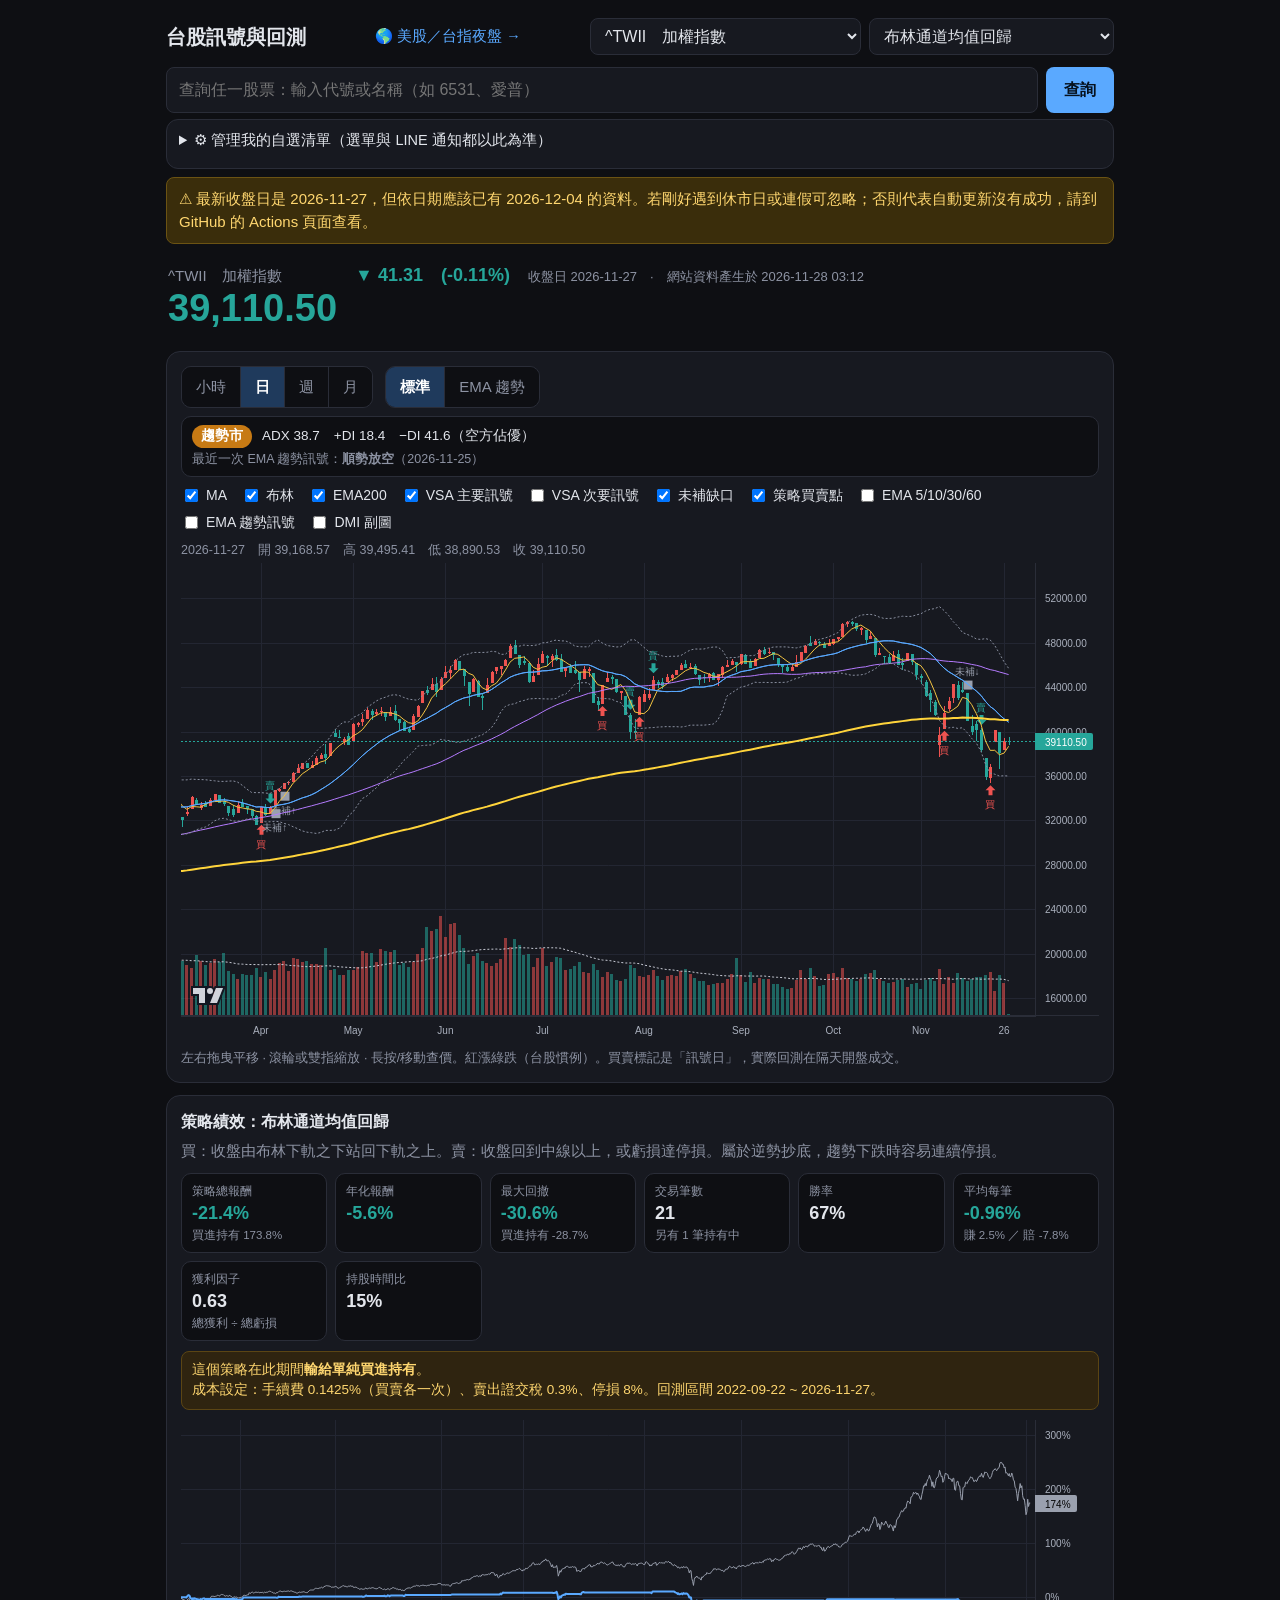
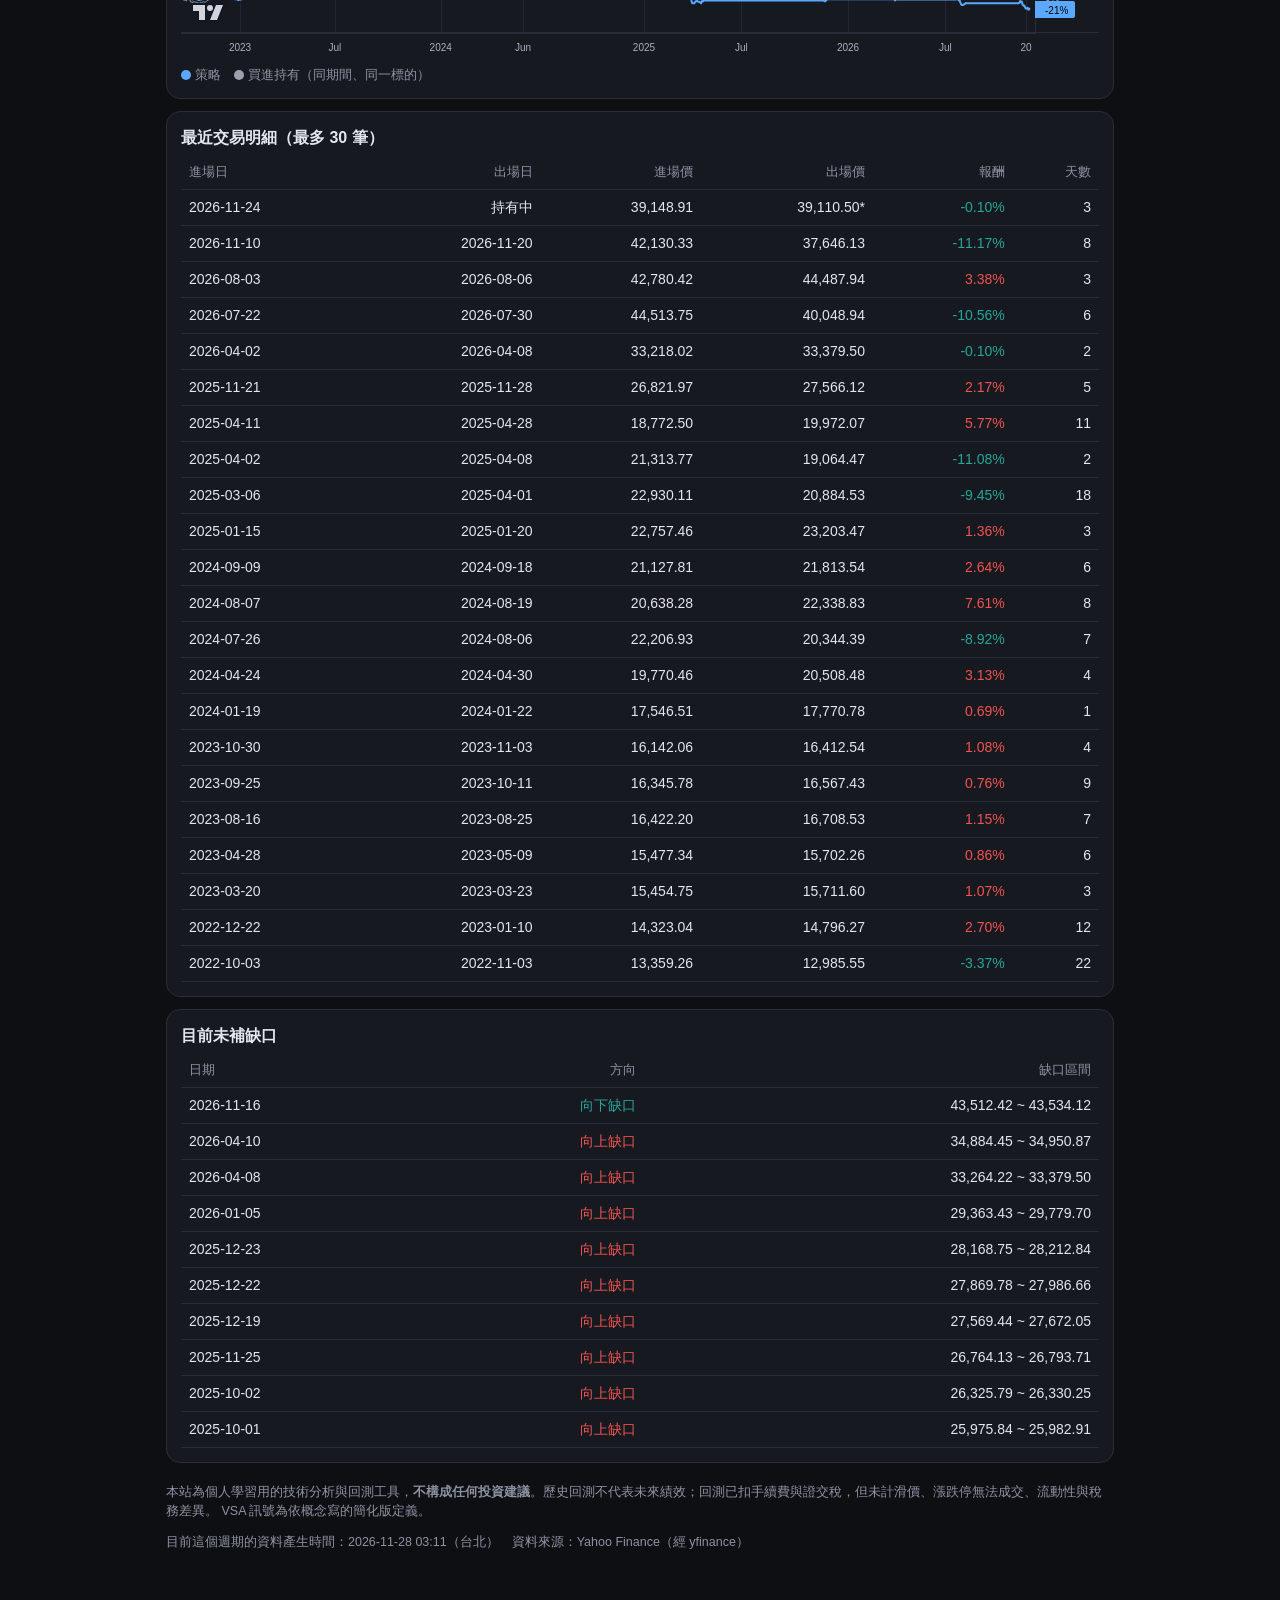
<file: docs/index.html>
<!doctype html>
<html lang="zh-Hant">
<head>
<meta charset="utf-8">
<meta name="viewport" content="width=device-width, initial-scale=1, viewport-fit=cover">
<meta name="theme-color" content="#0e0f13">
<meta name="apple-mobile-web-app-capable" content="yes">
<meta name="mobile-web-app-capable" content="yes">
<meta name="apple-mobile-web-app-status-bar-style" content="black-translucent">
<meta name="apple-mobile-web-app-title" content="台股訊號">
<link rel="apple-touch-icon" href="apple-touch-icon.png">
<title>台股訊號與回測</title>
<link rel="stylesheet" href="style.css">
</head>
<body>
<header class="top">
  <h1>台股訊號與回測</h1>
  <a class="navlink" href="markets.html">🌎 美股／台指夜盤 →</a>
  <div class="pickers">
    <select id="symbol" aria-label="標的"></select>
    <select id="strategy" aria-label="策略"></select>
  </div>
</header>

<form id="lookup" class="lookup" autocomplete="off">
  <input id="code" type="search" inputmode="search" enterkeyhint="search" placeholder="查詢任一股票：輸入代號或名稱（如 6531、愛普）" aria-label="查詢股票">
  <button type="submit">查詢</button>
</form>
<div id="lookup-msg" class="lookup-msg" hidden></div>

<details id="manage" class="manage">
  <summary>⚙ 管理我的自選清單（選單與 LINE 通知都以此為準）</summary>
  <div id="wl" class="wl"></div>
  <div class="hint">按 ✕ 移除；要新增請先用上面的搜尋框查詢該股票，再按「＋加入自選」。變更會寫入 GitHub 的 watchlist.txt，約 2～3 分鐘後選單才會出現新資料。</div>
  <div class="tok">
    <div id="tok-state" class="hint"></div>
    <input id="tok" type="password" autocomplete="off" placeholder="貼上 GitHub 權杖（只存在這支手機的瀏覽器）" aria-label="GitHub 權杖">
    <button type="button" id="tok-save">儲存權杖</button> <button type="button" id="tok-clear">清除</button>
    <div class="hint">權杖建立方式：GitHub → Settings → Developer settings → Fine-grained tokens → Generate；Repository access 只選 0050；Permissions → Contents 設為 Read and write。權杖等同密碼，請勿貼給任何人。</div>
  </div>
</details>

<div id="demo-banner" class="banner" hidden>
  ⚠ 目前顯示的是「範例假資料」，只用來測試版面，數字沒有任何意義。請執行 <code>python build_data.py</code> 產生真實資料。
</div>

<div id="notices"></div>

<section class="quote">
  <div>
    <div id="q-name" class="q-name">—</div>
    <div id="q-price" class="q-price">—</div>
  </div>
  <div id="q-change" class="q-change">—</div>
  <div id="q-date" class="q-date"></div>
  <button type="button" id="add-watch" class="addbtn" hidden>＋加入自選</button>
</section>

<section class="card">
  <div class="seg" id="tf" aria-label="週期">
    <button data-tf="H">小時</button><button data-tf="D" class="on">日</button><button data-tf="W">週</button><button data-tf="M">月</button>
  </div>
  <div class="seg" id="mode" aria-label="圖表模式">
    <button data-m="std" class="on">標準</button><button data-m="ema">EMA 趨勢</button>
  </div>
  <div id="regime" class="regime" hidden></div>
  <div class="toggles" id="toggles">
    <label><input type="checkbox" data-k="ma" checked> MA</label>
    <label><input type="checkbox" data-k="boll" checked> 布林</label>
    <label><input type="checkbox" data-k="ema200" checked> EMA200</label>
    <label><input type="checkbox" data-k="vsa" checked> VSA 主要訊號</label>
    <label><input type="checkbox" data-k="vsa2"> VSA 次要訊號</label>
    <label><input type="checkbox" data-k="gap" checked> 未補缺口</label>
    <label><input type="checkbox" data-k="strat" checked> 策略買賣點</label>
    <label><input type="checkbox" data-k="emas"> EMA 5/10/30/60</label>
    <label><input type="checkbox" data-k="esig"> EMA 趨勢訊號</label>
    <label><input type="checkbox" data-k="dmi"> DMI 副圖</label>
  </div>
  <div id="legend" class="legend">&nbsp;</div>
  <div id="chart" class="chart"></div>
  <div id="dmi-wrap" hidden>
    <div class="legend dmi-leg"><span class="up">+DI</span>　<span class="down">−DI</span>　<span class="adx">ADX</span>　虛線 20／25　背景：<span class="bgk r">盤整</span><span class="bgk x">過渡</span><span class="bgk t">趨勢</span></div>
    <div id="dmi" class="chart dmi"></div>
  </div>
  <div class="hint">左右拖曳平移 · 滾輪或雙指縮放 · 長按/移動查價。紅漲綠跌（台股慣例）。買賣標記是「訊號日」，實際回測在隔天開盤成交。</div>
</section>

<section class="card" id="card-strategy">
  <h2 id="s-title">策略績效</h2>
  <p id="s-desc" class="desc"></p>
  <div id="stats" class="stats"></div>
  <div id="warn" class="warn" hidden></div>
  <div id="eq" class="chart eq"></div>
  <div class="hint"><span class="dot s"></span>策略　<span class="dot b"></span>買進持有（同期間、同一標的）</div>
</section>

<section class="card" id="card-trades">
  <h2>最近交易明細（最多 30 筆）</h2>
  <div class="table-wrap">
    <table id="trades"><thead>
      <tr><th>進場日</th><th>出場日</th><th>進場價</th><th>出場價</th><th>報酬</th><th>天數</th></tr>
    </thead><tbody></tbody></table>
  </div>
</section>

<section class="card" id="card-chips" hidden>
  <h2>法人籌碼（三大法人買賣超）</h2>
  <div id="chips-sum" class="stats"></div>
  <div id="chips" class="chart chips"></div>
  <div class="hint">紅柱買超／綠柱賣超（單位：張），白線為區間累積。三大法人＝外資＋投信＋自營商。資料來源：FinMind，收盤後才會更新，僅顯示日線同一區間。</div>
  <div id="chips-err" class="hint" hidden></div>
</section>

<section class="card" id="card-gaps">
  <h2>目前未補缺口</h2>
  <div class="table-wrap">
    <table id="gaps"><thead><tr><th>日期</th><th>方向</th><th>缺口區間</th></tr></thead><tbody></tbody></table>
  </div>
</section>

<footer>
  <p>本站為個人學習用的技術分析與回測工具，<b>不構成任何投資建議</b>。歷史回測不代表未來績效；回測已扣手續費與證交稅，但未計滑價、漲跌停無法成交、流動性與稅務差異。
  VSA 訊號為依概念寫的簡化版定義。</p>
  <p id="updated"></p>
</footer>

<script src="lightweight-charts.js"></script>
<script src="app.js"></script>
</body>
</html>
</file>
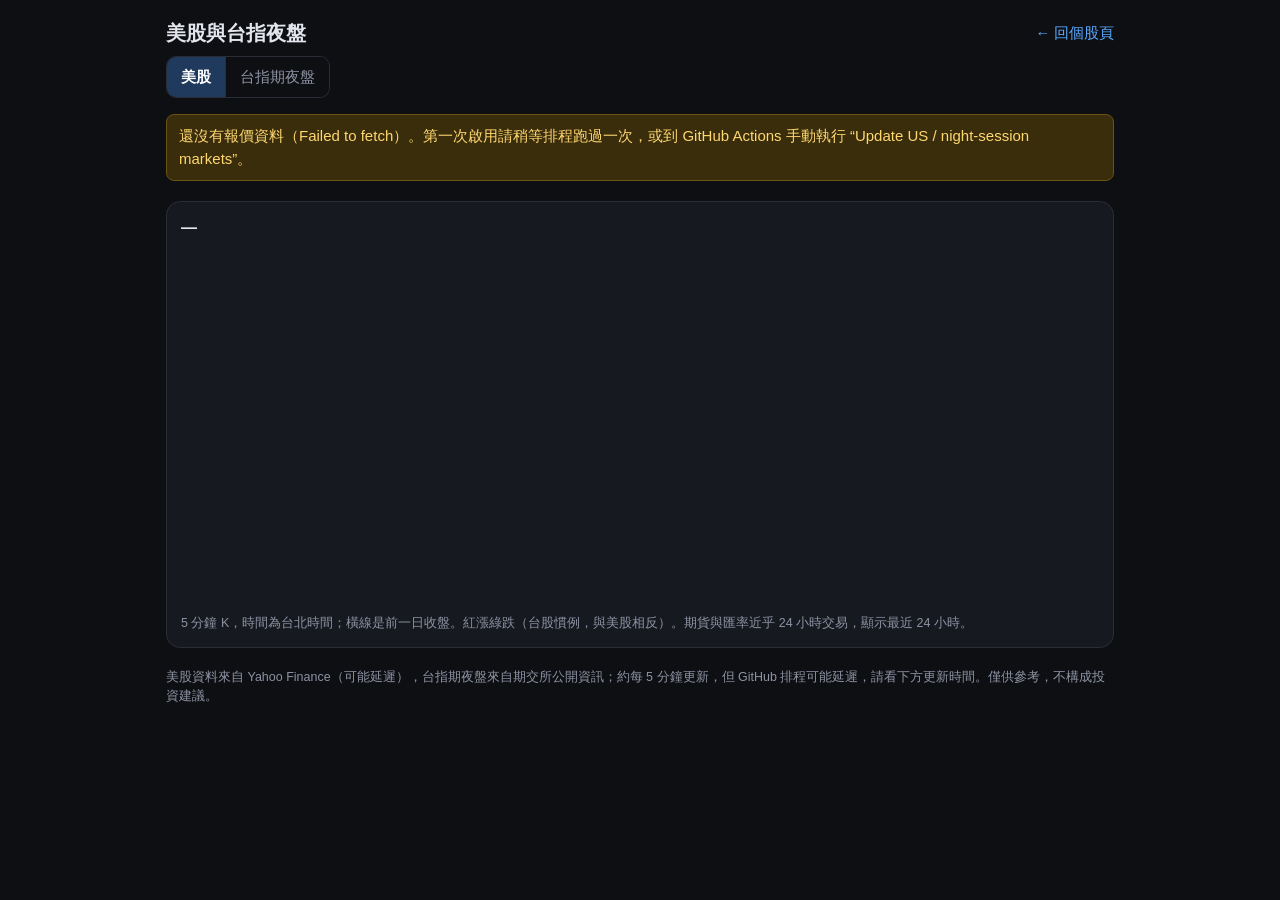
<file: docs/markets.html>
<!doctype html>
<html lang="zh-Hant">
<head>
<meta charset="utf-8">
<meta name="viewport" content="width=device-width, initial-scale=1, viewport-fit=cover">
<meta name="theme-color" content="#0e0f13">
<title>美股與台指夜盤</title>
<link rel="stylesheet" href="style.css">
<style>
.nav a{color:var(--accent);text-decoration:none;font-size:14.5px}
.grid{display:grid;grid-template-columns:repeat(auto-fill,minmax(150px,1fr));gap:8px;margin:8px 0}
.tile{background:var(--bg);border:1px solid var(--line);border-radius:10px;padding:8px 10px;cursor:pointer;text-align:left;color:var(--text);font:inherit}
.tile.on{border-color:var(--accent);background:#14253b}
.tile .n{font-size:12.5px;color:var(--mute)}.tile .p{font-size:18px;font-weight:650;font-variant-numeric:tabular-nums}.tile .c{font-size:13px;font-variant-numeric:tabular-nums}.tile .t{font-size:11px;color:var(--mute)}
.big{font-size:38px;font-weight:700;line-height:1.1;font-variant-numeric:tabular-nums}
.chart.m{height:340px}
</style>
</head>
<body>
<header class="top">
  <h1>美股與台指夜盤</h1>
  <div class="nav"><a href="index.html">← 回個股頁</a></div>
</header>
<div class="seg" id="tabs"><button data-t="us" class="on">美股</button><button data-t="night">台指期夜盤</button></div>
<div id="msg"></div>

<section id="us">
  <div id="us-grid" class="grid"></div>
  <section class="card">
    <h2 id="us-title">—</h2>
    <div id="us-sub" class="legend"></div>
    <div id="us-chart" class="chart m"></div>
    <div class="hint">5 分鐘 K，時間為台北時間；橫線是前一日收盤。紅漲綠跌（台股慣例，與美股相反）。期貨與匯率近乎 24 小時交易，顯示最近 24 小時。</div>
  </section>
</section>

<section id="night" hidden>
  <section class="quote">
    <div><div id="n-name" class="q-name">—</div><div id="n-price" class="big">—</div></div>
    <div id="n-change" class="q-change">—</div>
    <div id="n-time" class="q-date"></div>
  </section>
  <div id="n-stats" class="stats"></div>
  <section class="card">
    <div id="n-chart" class="chart m"></div>
    <div class="hint">夜盤 15:00～次日 05:00，5 分鐘 K（台北時間）；橫線是日盤結算價（夜盤漲跌的基準）。</div>
  </section>
  <section class="card">
    <h2>各月份契約</h2>
    <div class="table-wrap"><table id="n-table"><thead><tr><th>契約</th><th>成交</th><th>漲跌</th><th>幅度</th><th>高</th><th>低</th><th>量</th></tr></thead><tbody></tbody></table></div>
  </section>
</section>

<footer>
  <p>美股資料來自 Yahoo Finance（可能延遲），台指期夜盤來自期交所公開資訊；約每 5 分鐘更新，但 GitHub 排程可能延遲，請看下方更新時間。僅供參考，不構成投資建議。</p>
  <p id="updated"></p>
</footer>
<script src="lightweight-charts.js"></script>
<script src="markets.js"></script>
</body>
</html>
</file>
<file: docs/style.css>
:root{
  --bg:#0e0f13; --card:#171920; --line:#2a2d38; --text:#e3e6ec; --mute:#8d93a3;
  --up:#ef5350; --down:#26a69a; --accent:#5aa9ff; --warn:#f0b429;
}
*{box-sizing:border-box}
html{-webkit-text-size-adjust:100%}
body{margin:0;background:var(--bg);color:var(--text);
  font:15px/1.5 -apple-system,BlinkMacSystemFont,"Noto Sans TC","PingFang TC","Microsoft JhengHei",sans-serif;
  padding:env(safe-area-inset-top) max(16px,env(safe-area-inset-right)) calc(40px + env(safe-area-inset-bottom)) max(16px,env(safe-area-inset-left));max-width:980px;margin-inline:auto}
.top{display:flex;flex-wrap:wrap;gap:10px;align-items:center;justify-content:space-between;padding:18px 0 8px}
h1{font-size:20px;margin:0}
h2{font-size:16px;margin:0 0 6px}
select{background:var(--card);color:var(--text);border:1px solid var(--line);border-radius:8px;padding:8px 10px;font:inherit;font-size:16px;max-width:100%}  /* iOS：字體小於 16px 時點選單會自動放大頁面 */
.pickers{display:flex;gap:8px;flex-wrap:wrap}
.banner{background:#3a2d0b;border:1px solid #6b5313;color:#ffd770;padding:10px 12px;border-radius:8px;margin:8px 0}
.banner code{background:#00000040;padding:1px 5px;border-radius:4px}
.quote{display:flex;flex-wrap:wrap;align-items:baseline;gap:6px 18px;padding:10px 2px}
.q-name{color:var(--mute)}
.q-price{font-size:38px;font-weight:700;line-height:1.1}
.q-change{font-size:18px;font-weight:600}
.q-date{color:var(--mute);font-size:13px}
.up{color:var(--up)} .down{color:var(--down)} .flat{color:var(--mute)}
.card{background:var(--card);border:1px solid var(--line);border-radius:14px;padding:14px;margin:12px 0}
.toggles{display:flex;flex-wrap:wrap;gap:6px 14px;margin-bottom:8px;font-size:14px}
.toggles label{display:flex;align-items:center;gap:5px;cursor:pointer;white-space:nowrap}
.legend{min-height:22px;font-size:12.5px;color:var(--mute);font-variant-numeric:tabular-nums}
.chart{width:100%;height:480px;position:relative}
.chart.eq{height:240px}
.hint{color:var(--mute);font-size:12.5px;margin-top:6px}
.desc{color:var(--mute);margin:0 0 10px}
.stats{display:grid;grid-template-columns:repeat(auto-fill,minmax(130px,1fr));gap:8px;margin-bottom:10px}
.stat{background:var(--bg);border:1px solid var(--line);border-radius:10px;padding:8px 10px}
.stat .k{color:var(--mute);font-size:12px}
.stat .v{font-size:18px;font-weight:650;font-variant-numeric:tabular-nums}
.stat .s{font-size:11.5px;color:var(--mute)}
.warn{background:#2f2410;border:1px solid #5b4514;color:#ffd770;padding:8px 10px;border-radius:8px;margin:0 0 10px;font-size:13.5px}
.dot{display:inline-block;width:10px;height:10px;border-radius:50%;margin-right:4px;vertical-align:middle}
.dot.s{background:var(--accent)} .dot.b{background:#9aa0ae}
.table-wrap{overflow-x:auto}
table{border-collapse:collapse;width:100%;font-variant-numeric:tabular-nums;font-size:14px}
th,td{padding:7px 8px;text-align:right;border-bottom:1px solid var(--line);white-space:nowrap}
th:first-child,td:first-child{text-align:left}
th{color:var(--mute);font-weight:500;font-size:12.5px}
footer{color:var(--mute);font-size:12.5px;margin-top:20px}
.seg{display:inline-flex;border:1px solid var(--line);border-radius:10px;overflow:hidden;margin:0 8px 8px 0}
.seg button{background:var(--bg);color:var(--mute);border:0;border-right:1px solid var(--line);padding:8px 14px;font:inherit;font-size:15px;cursor:pointer;min-height:40px}
.seg button:last-child{border-right:0}
.seg button.on{background:#1f3a5c;color:#fff;font-weight:600}
.seg button:disabled{opacity:.35;cursor:default}
.regime{background:var(--bg);border:1px solid var(--line);border-radius:10px;padding:8px 10px;margin:0 0 8px;font-size:13.5px;font-variant-numeric:tabular-nums}
.regime .sub{color:var(--mute);font-size:12.5px;margin-top:2px}
.tag{display:inline-block;padding:1px 9px;border-radius:999px;font-weight:650;margin-right:10px;color:#fff}
.tag.r{background:#2f6fd0}.tag.x{background:#8b4fc9}.tag.t{background:#c77a14}
.dmi-leg{margin-top:6px}.dmi-leg .adx{color:#ffd43b}
.bgk{padding:0 6px;border-radius:4px;margin-left:3px;color:#fff}
.bgk.r{background:rgba(59,130,246,.6)}.bgk.x{background:rgba(168,85,247,.6)}.bgk.t{background:rgba(240,160,60,.6)}
.chart.dmi{height:170px}.chart.chips{height:260px}
.lookup{display:flex;gap:8px;margin:4px 0 6px}
.lookup input{flex:1;min-width:0;background:var(--card);color:var(--text);border:1px solid var(--line);border-radius:8px;padding:10px 12px;font:inherit;font-size:16px}
.lookup button{background:var(--accent);color:#06121f;border:0;border-radius:8px;padding:0 18px;font:inherit;font-size:16px;font-weight:650;cursor:pointer}
.lookup button:disabled{opacity:.5}
.lookup-msg{color:var(--mute);font-size:13.5px;margin:0 0 6px}
.lookup-msg button{background:var(--card);color:var(--text);border:1px solid var(--line);border-radius:8px;padding:6px 10px;margin:4px 6px 0 0;font:inherit;font-size:14px;cursor:pointer}
.manage{background:var(--card);border:1px solid var(--line);border-radius:12px;padding:10px 12px;margin:6px 0}
.manage summary{cursor:pointer;font-size:14.5px;min-height:28px}
.wl{margin:8px 0}
.wl div{display:flex;justify-content:space-between;align-items:center;padding:5px 0;border-bottom:1px solid var(--line);font-size:14.5px}
.wl button,.tok button,.addbtn{background:var(--bg);color:var(--text);border:1px solid var(--line);border-radius:8px;padding:6px 12px;font:inherit;font-size:14.5px;cursor:pointer;min-height:36px}
.addbtn{background:#1f3a5c;font-weight:650}
.tok input{width:100%;background:var(--bg);color:var(--text);border:1px solid var(--line);border-radius:8px;padding:9px 10px;margin:6px 0;font-size:16px}
.navlink{color:var(--accent);text-decoration:none;font-size:14.5px}
[hidden]{display:none!important}
@media (max-width:600px){.chart{height:400px}.q-price{font-size:32px}}
</file>
